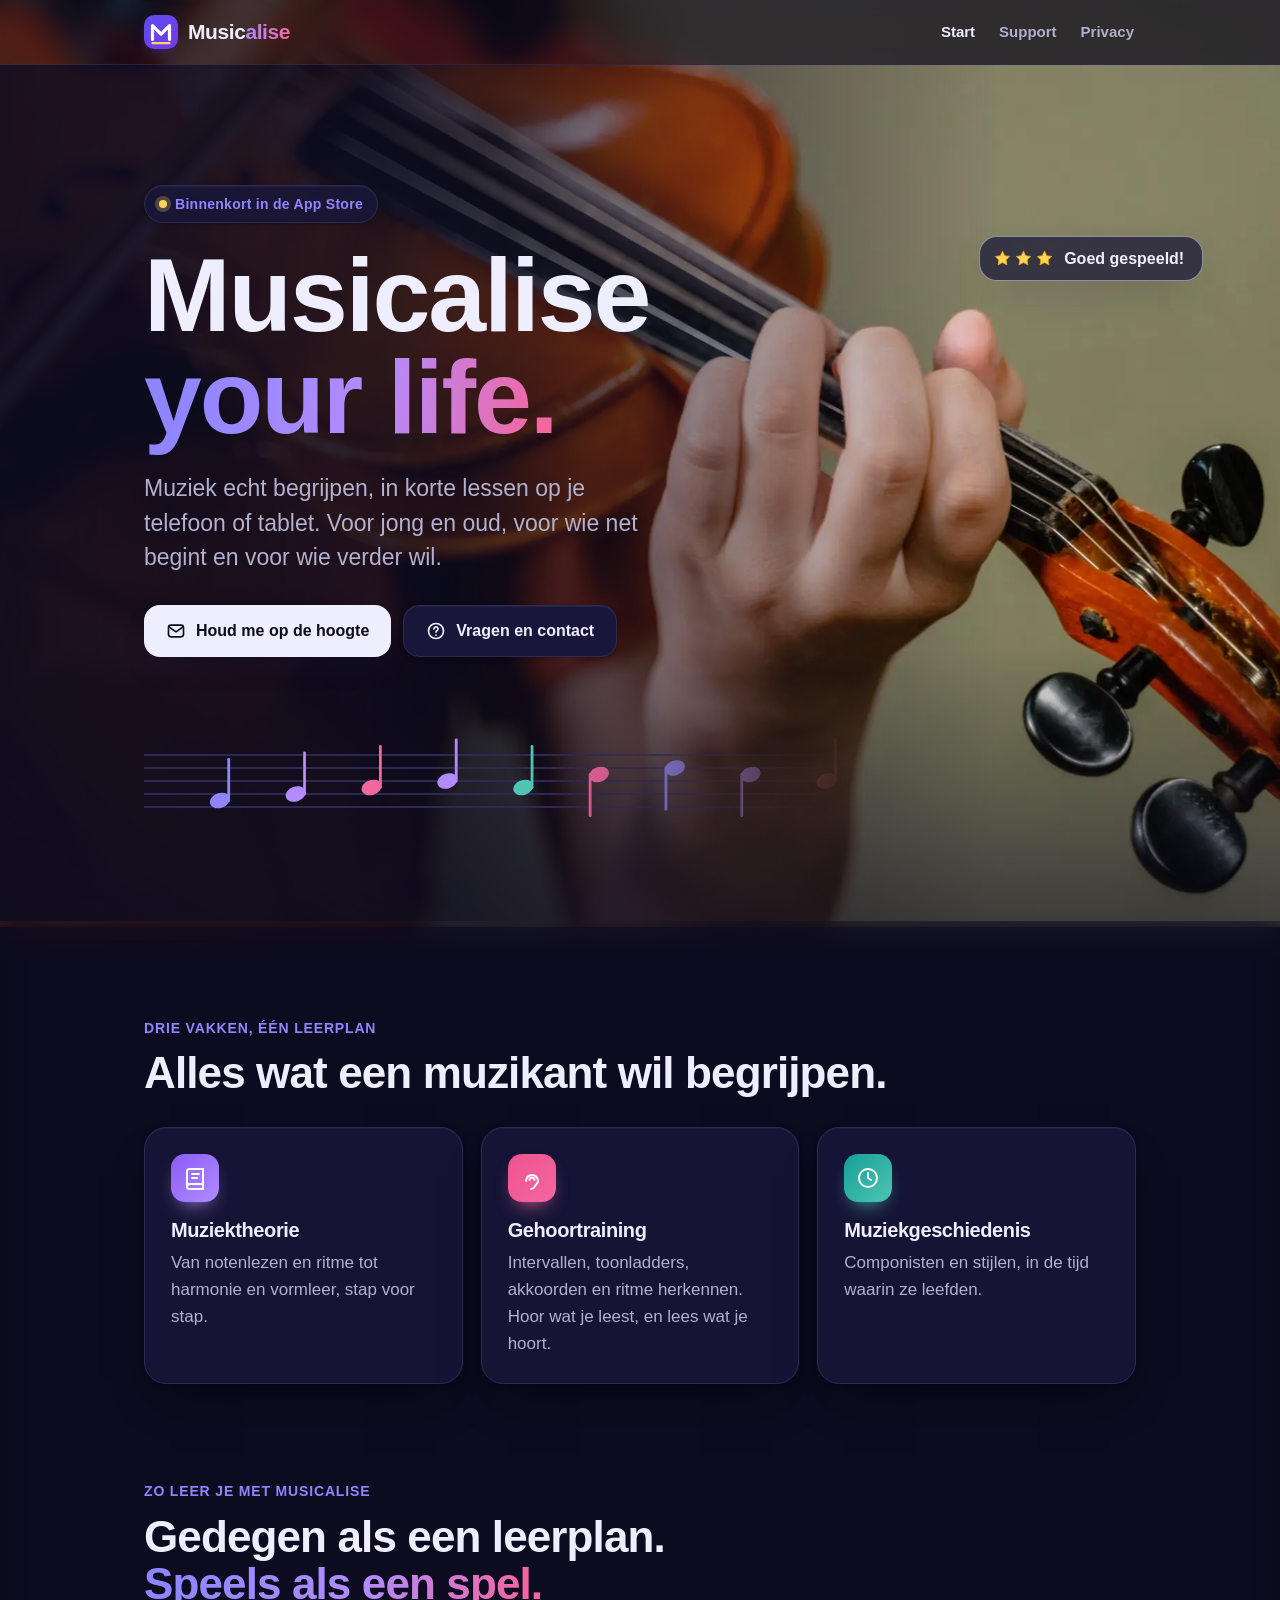
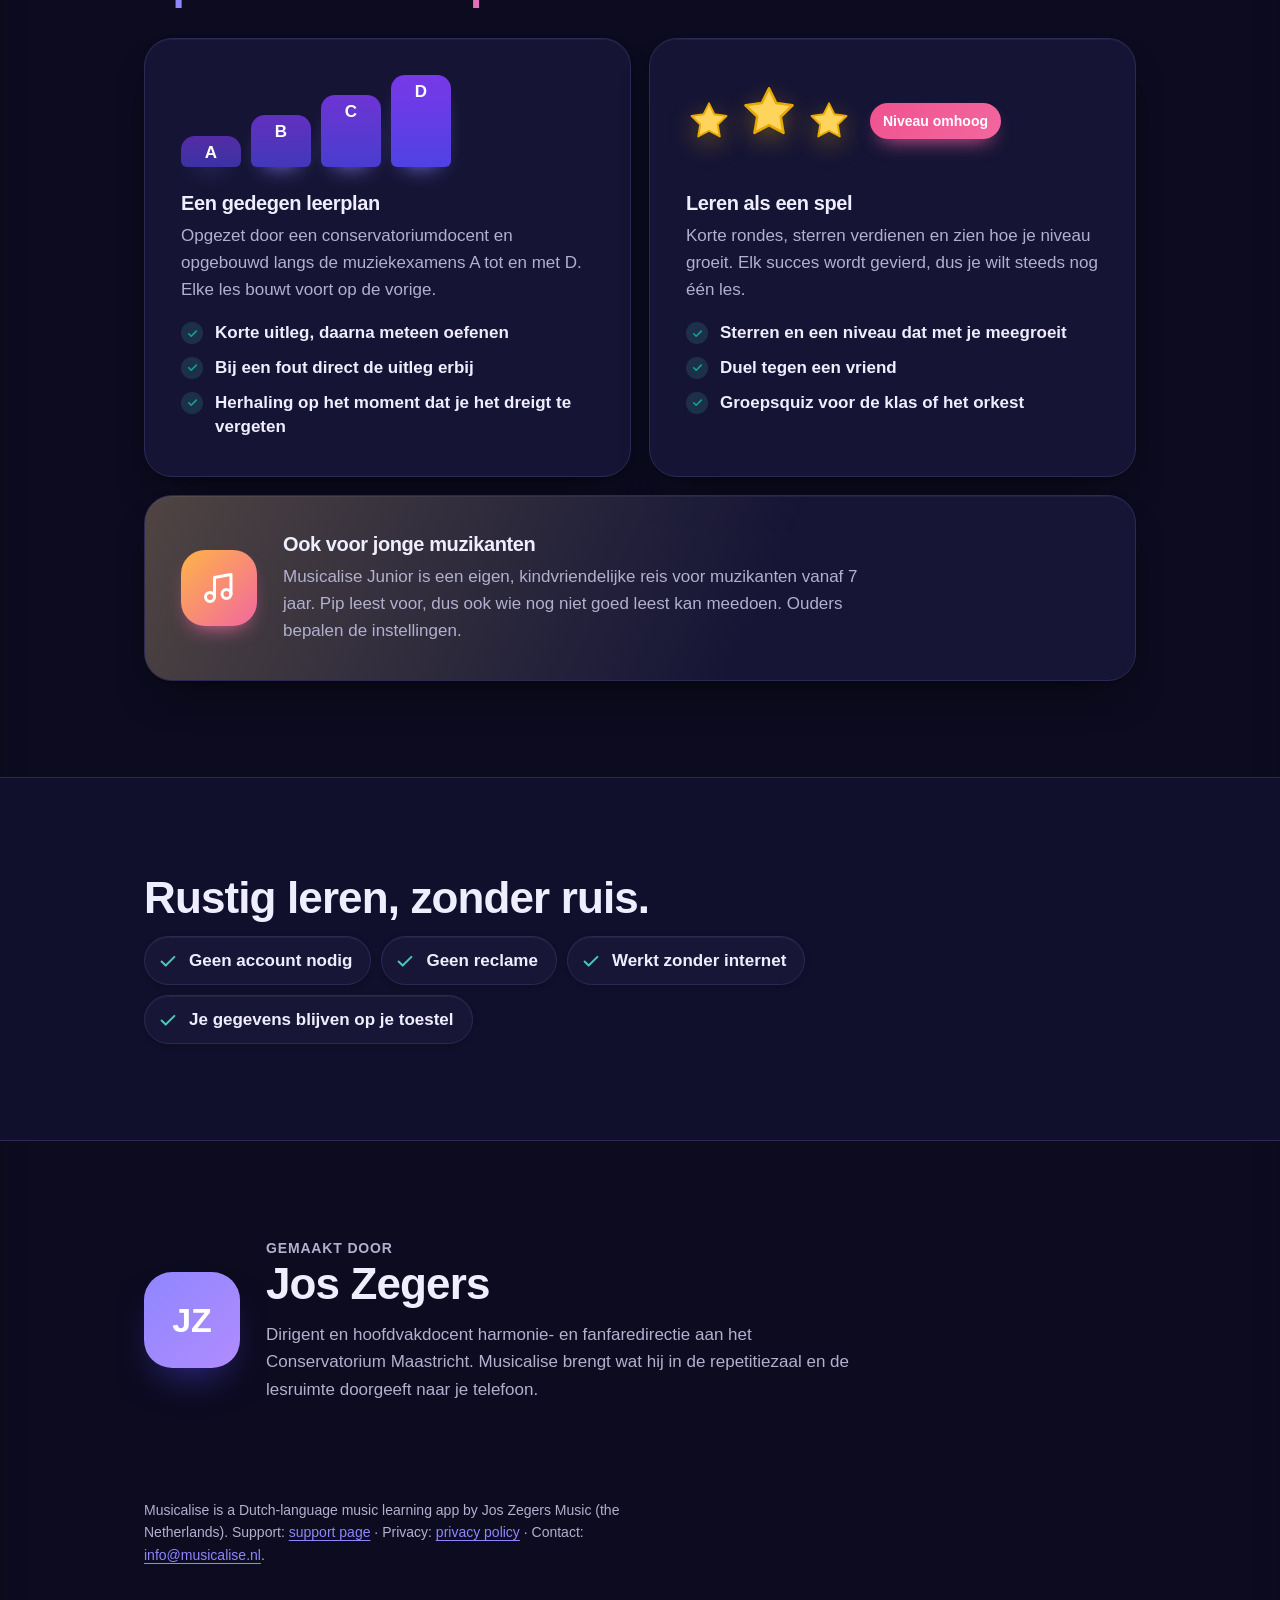
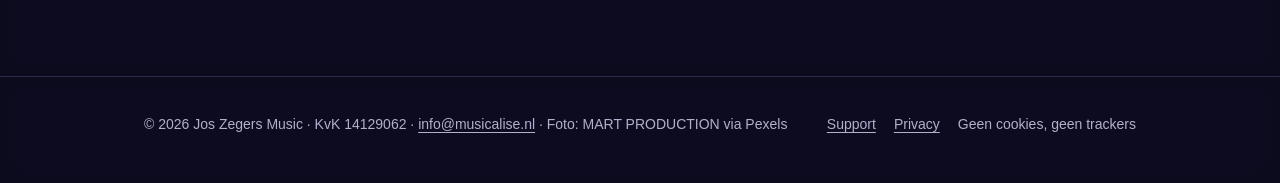
<file: index.html>
<!doctype html>
<html lang="nl">
<head>
<meta charset="utf-8">
<meta name="viewport" content="width=device-width, initial-scale=1">
<title>Musicalise – Musicalise your life</title>
<meta name="description" content="Musicalise is een app om muziek te leren: muziektheorie, gehoortraining en muziekgeschiedenis in een gedegen leerplan, speels als een spel. Voor jong en oud. Binnenkort verkrijgbaar.">
<link rel="canonical" href="https://www.musicalise.nl/">
<meta name="theme-color" content="#0d0c1f">
<link rel="icon" href="data:image/svg+xml,%3Csvg xmlns='http://www.w3.org/2000/svg' viewBox='0 0 64 64'%3E%3Crect width='64' height='64' rx='16' fill='%234f42e3'/%3E%3Cpath d='M16 46V20l16 16 16-16v26' fill='none' stroke='%23fff' stroke-width='6' stroke-linecap='round' stroke-linejoin='round'/%3E%3Cpath d='M16 53h32' stroke='%23ffd45c' stroke-width='4' stroke-linecap='round'/%3E%3C/svg%3E">
<link rel="stylesheet" href="/style.css">
</head>
<body>
<a class="skip" href="#main">Naar de inhoud</a>
<header class="nav"><div class="wrap"><a class="logo" href="/" aria-label="Musicalise, naar de start"><svg viewBox="0 0 64 64" aria-hidden="true"><defs><linearGradient id="lg" x1="0" y1="0" x2="1" y2="1"><stop offset="0" stop-color="#5b4ef0"/><stop offset="1" stop-color="#7838e8"/></linearGradient></defs><rect width="64" height="64" rx="16" fill="url(#lg)"/><path d="M16 46V20l16 16 16-16v26" fill="none" stroke="#fff" stroke-width="6" stroke-linecap="round" stroke-linejoin="round"/><path d="M16 53h32" stroke="#ffd45c" stroke-width="4" stroke-linecap="round"/></svg><span class="wm"><b>Music</b><i>alise</i></span></a><a class="l x" href="/" aria-current="page">Start</a><a class="l" href="/support.html">Support</a><a class="l" href="/privacy.html">Privacy</a></div></header>
<main id="main">
<div class="hero"><div class="aura" aria-hidden="true"><span class="a1"></span><span class="a2"></span><span class="a3"></span></div>
<div class="vibe" aria-hidden="true"><span class="v1"><svg viewBox="0 0 24 24"><path d="M14 17V4.5c2.4.4 4.3 1.9 5 4.4"/><ellipse cx="10.6" cy="17.4" rx="3.6" ry="2.7" transform="rotate(-20 10.6 17.4)"/></svg></span><span class="v2"><svg viewBox="0 0 24 24"><path d="M8.5 17V5.5l11-2.5v12"/><path d="M8.5 9l11-2.5"/><ellipse cx="5.6" cy="17.3" rx="3.2" ry="2.4" transform="rotate(-20 5.6 17.3)"/><ellipse cx="16.6" cy="15.3" rx="3.2" ry="2.4" transform="rotate(-20 16.6 15.3)"/></svg></span><span class="v3"><svg viewBox="0 0 24 24"><path d="M14 17V4.5c2.4.4 4.3 1.9 5 4.4"/><ellipse cx="10.6" cy="17.4" rx="3.6" ry="2.7" transform="rotate(-20 10.6 17.4)"/></svg></span><span class="v4"><svg viewBox="0 0 24 24"><path d="M14 17V4.5c2.4.4 4.3 1.9 5 4.4"/><ellipse cx="10.6" cy="17.4" rx="3.6" ry="2.7" transform="rotate(-20 10.6 17.4)"/></svg></span><span class="v5"><svg viewBox="0 0 24 24"><path d="M8.5 17V5.5l11-2.5v12"/><path d="M8.5 9l11-2.5"/><ellipse cx="5.6" cy="17.3" rx="3.2" ry="2.4" transform="rotate(-20 5.6 17.3)"/><ellipse cx="16.6" cy="15.3" rx="3.2" ry="2.4" transform="rotate(-20 16.6 15.3)"/></svg></span></div><div class="toast" aria-hidden="true"><span class="ts"><svg viewBox="0 0 24 24"><path d="M12 2.8l2.8 5.7 6.3.9-4.55 4.43 1.07 6.27L12 17.1l-5.62 2.97 1.07-6.27L2.9 9.4l6.3-.9z"/></svg><svg viewBox="0 0 24 24"><path d="M12 2.8l2.8 5.7 6.3.9-4.55 4.43 1.07 6.27L12 17.1l-5.62 2.97 1.07-6.27L2.9 9.4l6.3-.9z"/></svg><svg viewBox="0 0 24 24"><path d="M12 2.8l2.8 5.7 6.3.9-4.55 4.43 1.07 6.27L12 17.1l-5.62 2.97 1.07-6.27L2.9 9.4l6.3-.9z"/></svg></span>Goed gespeeld!</div>
<div class="wrap">
<span class="eyebrow rv">Binnenkort in de App Store</span>
<h1 class="rv">Musicalise<br><span class="g">your life.</span></h1>
<p class="lead rv">Muziek echt begrijpen, in korte lessen op je telefoon of tablet. Voor jong en oud, voor wie net begint en voor wie verder wil.</p>
<div class="ctas rv"><a class="btn p" href="mailto:info@musicalise.nl?subject=Houd%20me%20op%20de%20hoogte%20van%20Musicalise"><svg viewBox="0 0 24 24" fill="none" stroke="currentColor" stroke-width="2" stroke-linecap="round" stroke-linejoin="round"><rect x="3" y="5" width="18" height="14" rx="3"/><path d="M3.5 7l8.5 6 8.5-6"/></svg>Houd me op de hoogte</a><a class="btn s" href="/support.html"><svg viewBox="0 0 24 24" fill="none" stroke="currentColor" stroke-width="2" stroke-linecap="round" stroke-linejoin="round"><circle cx="12" cy="12" r="9"/><path d="M9.5 9.5a2.5 2.5 0 1 1 3.5 2.3c-.7.3-1 .9-1 1.7"/><path d="M12 17h.01"/></svg>Vragen en contact</a></div>
<svg class="staff rv" viewBox="0 -6 1120 96" preserveAspectRatio="xMinYMid slice" aria-hidden="true"><line x1="0" x2="1120" y1="18" y2="18"/><line x1="0" x2="1120" y1="30" y2="30"/><line x1="0" x2="1120" y1="42" y2="42"/><line x1="0" x2="1120" y1="54" y2="54"/><line x1="0" x2="1120" y1="66" y2="66"/><g class="n"><line class="st" x1="78.2" y1="60" x2="78.2" y2="22"/><ellipse cx="70" cy="60" rx="9.5" ry="6.8" transform="rotate(-20 70 60)"/></g><g class="n"><line class="st" x1="148.2" y1="54" x2="148.2" y2="16"/><ellipse cx="140" cy="54" rx="9.5" ry="6.8" transform="rotate(-20 140 54)"/></g><g class="n"><line class="st" x1="218.2" y1="48" x2="218.2" y2="10"/><ellipse cx="210" cy="48" rx="9.5" ry="6.8" transform="rotate(-20 210 48)"/></g><g class="n"><line class="st" x1="288.2" y1="42" x2="288.2" y2="4"/><ellipse cx="280" cy="42" rx="9.5" ry="6.8" transform="rotate(-20 280 42)"/></g><g class="n"><line class="st" x1="358.2" y1="48" x2="358.2" y2="10"/><ellipse cx="350" cy="48" rx="9.5" ry="6.8" transform="rotate(-20 350 48)"/></g><g class="n"><line class="st" x1="411.8" y1="36" x2="411.8" y2="74"/><ellipse cx="420" cy="36" rx="9.5" ry="6.8" transform="rotate(-20 420 36)"/></g><g class="n"><line class="st" x1="481.8" y1="30" x2="481.8" y2="68"/><ellipse cx="490" cy="30" rx="9.5" ry="6.8" transform="rotate(-20 490 30)"/></g><g class="n"><line class="st" x1="551.8" y1="36" x2="551.8" y2="74"/><ellipse cx="560" cy="36" rx="9.5" ry="6.8" transform="rotate(-20 560 36)"/></g><g class="n"><line class="st" x1="638.2" y1="42" x2="638.2" y2="4"/><ellipse cx="630" cy="42" rx="9.5" ry="6.8" transform="rotate(-20 630 42)"/></g><g class="n"><line class="st" x1="708.2" y1="48" x2="708.2" y2="10"/><ellipse cx="700" cy="48" rx="9.5" ry="6.8" transform="rotate(-20 700 48)"/></g><g class="n"><line class="st" x1="778.2" y1="54" x2="778.2" y2="16"/><ellipse cx="770" cy="54" rx="9.5" ry="6.8" transform="rotate(-20 770 54)"/></g><g class="n"><line class="st" x1="848.2" y1="48" x2="848.2" y2="10"/><ellipse cx="840" cy="48" rx="9.5" ry="6.8" transform="rotate(-20 840 48)"/></g><g class="n"><line class="st" x1="918.2" y1="42" x2="918.2" y2="4"/><ellipse cx="910" cy="42" rx="9.5" ry="6.8" transform="rotate(-20 910 42)"/></g><g class="n"><line class="st" x1="971.8" y1="36" x2="971.8" y2="74"/><ellipse cx="980" cy="36" rx="9.5" ry="6.8" transform="rotate(-20 980 36)"/></g><g class="n"><line class="st" x1="1058.2" y1="42" x2="1058.2" y2="4"/><ellipse cx="1050" cy="42" rx="9.5" ry="6.8" transform="rotate(-20 1050 42)"/></g></svg>
</div></div>
<div class="glass">
<section><div class="wrap">
<p class="kicker rv">Drie vakken, één leerplan</p>
<h2 class="rv">Alles wat een muzikant wil begrijpen.</h2>
<div class="grid">
<article class="card rv"><div class="ic t"><svg viewBox="0 0 24 24"><path d="M4 5.5A2.5 2.5 0 0 1 6.5 3H20v15H6.5A2.5 2.5 0 0 0 4 20.5z"/><path d="M4 20.5A2.5 2.5 0 0 0 6.5 23H20v-5"/><path d="M9 8h7M9 12h5"/></svg></div><h3>Muziektheorie</h3><p>Van notenlezen en ritme tot harmonie en vormleer, stap voor stap.</p></article>
<article class="card rv"><div class="ic e"><svg viewBox="0 0 24 24"><path d="M6 15a6 6 0 1 1 12 0c0 3-2 3.5-3 5s-1.5 3-4 3"/><path d="M9.5 14a2.5 2.5 0 1 1 5 0"/></svg></div><h3>Gehoortraining</h3><p>Intervallen, toonladders, akkoorden en ritme herkennen. Hoor wat je leest, en lees wat je hoort.</p></article>
<article class="card rv"><div class="ic g"><svg viewBox="0 0 24 24"><circle cx="12" cy="12" r="9"/><path d="M12 7v5l3 2"/></svg></div><h3>Muziekgeschiedenis</h3><p>Componisten en stijlen, in de tijd waarin ze leefden.</p></article>
</div></div></section>
<section class="how"><div class="wrap">
<p class="kicker rv">Zo leer je met Musicalise</p>
<h2 class="rv">Gedegen als een leerplan.<br><span class="gr">Speels als een spel.</span></h2>
<div class="feat">
<article class="panel rv"><div class="steps" aria-hidden="true"><span>A</span><span>B</span><span>C</span><span>D</span></div>
<h3>Een gedegen leerplan</h3>
<p>Opgezet door een conservatoriumdocent en opgebouwd langs de muziekexamens A tot en met D. Elke les bouwt voort op de vorige.</p>
<ul class="ticks"><li>Korte uitleg, daarna meteen oefenen</li><li>Bij een fout direct de uitleg erbij</li><li>Herhaling op het moment dat je het dreigt te vergeten</li></ul></article>
<article class="panel rv"><div class="stars" aria-hidden="true"><svg viewBox="0 0 24 24"><path d="M12 2.8l2.8 5.7 6.3.9-4.55 4.43 1.07 6.27L12 17.1l-5.62 2.97 1.07-6.27L2.9 9.4l6.3-.9z"/></svg><svg class="big" viewBox="0 0 24 24"><path d="M12 2.8l2.8 5.7 6.3.9-4.55 4.43 1.07 6.27L12 17.1l-5.62 2.97 1.07-6.27L2.9 9.4l6.3-.9z"/></svg><svg viewBox="0 0 24 24"><path d="M12 2.8l2.8 5.7 6.3.9-4.55 4.43 1.07 6.27L12 17.1l-5.62 2.97 1.07-6.27L2.9 9.4l6.3-.9z"/></svg><span class="lvl">Niveau omhoog</span></div>
<h3>Leren als een spel</h3>
<p>Korte rondes, sterren verdienen en zien hoe je niveau groeit. Elk succes wordt gevierd, dus je wilt steeds nog één les.</p>
<ul class="ticks"><li>Sterren en een niveau dat met je meegroeit</li><li>Duel tegen een vriend</li><li>Groepsquiz voor de klas of het orkest</li></ul></article>
</div>
<article class="panel junior rv"><div class="ic j"><svg viewBox="0 0 24 24"><path d="M9 18V5l11-2v13"/><circle cx="6" cy="18" r="3"/><circle cx="17" cy="16" r="3"/></svg></div>
<div><h3>Ook voor jonge muzikanten</h3><p>Musicalise Junior is een eigen, kindvriendelijke reis voor muzikanten vanaf 7 jaar. Pip leest voor, dus ook wie nog niet goed leest kan meedoen. Ouders bepalen de instellingen.</p></div></article>
</div></section>
<section class="band"><div class="wrap">
<h2 class="rv">Rustig leren, zonder ruis.</h2>
<ul class="pills rv"><li><svg viewBox="0 0 24 24"><path d="M5 12.5l4.5 4.5L19 7.5"/></svg>Geen account nodig</li><li><svg viewBox="0 0 24 24"><path d="M5 12.5l4.5 4.5L19 7.5"/></svg>Geen reclame</li><li><svg viewBox="0 0 24 24"><path d="M5 12.5l4.5 4.5L19 7.5"/></svg>Werkt zonder internet</li><li><svg viewBox="0 0 24 24"><path d="M5 12.5l4.5 4.5L19 7.5"/></svg>Je gegevens blijven op je toestel</li></ul>
</div></section>
<section><div class="wrap maker rv">
<div class="mono" aria-hidden="true">JZ</div>
<div><p class="kicker">Gemaakt door</p><h2>Jos Zegers</h2><p>Dirigent en hoofdvakdocent harmonie- en fanfaredirectie aan het Conservatorium Maastricht. Musicalise brengt wat hij in de repetitiezaal en de lesruimte doorgeeft naar je telefoon.</p></div>
</div></section>
<section style="padding-top:0"><div class="wrap"><p class="meta" lang="en">Musicalise is a Dutch-language music learning app by Jos Zegers Music (the Netherlands). Support: <a href="/support.html">support page</a> · Privacy: <a href="/privacy.html">privacy policy</a> · Contact: <a href="mailto:info@musicalise.nl">info@musicalise.nl</a>.</p></div></section>
</div>
</main>
<footer><div class="wrap"><span>© 2026 Jos Zegers Music · KvK 14129062 · <a href="mailto:info@musicalise.nl">info@musicalise.nl</a> · Foto: MART PRODUCTION via Pexels</span><nav><a href="/support.html">Support</a><a href="/privacy.html">Privacy</a><span>Geen cookies, geen trackers</span></nav></div></footer>
<script>(function(){var els=document.querySelectorAll('.rv');if(!('IntersectionObserver' in window)){els.forEach(function(e){e.classList.add('in')});return}var io=new IntersectionObserver(function(es){es.forEach(function(e){if(e.isIntersecting){e.target.classList.add('in');io.unobserve(e.target)}})},{rootMargin:'0px 0px -8% 0px'});els.forEach(function(e){io.observe(e)})})();</script>
</body>
</html>
</file>
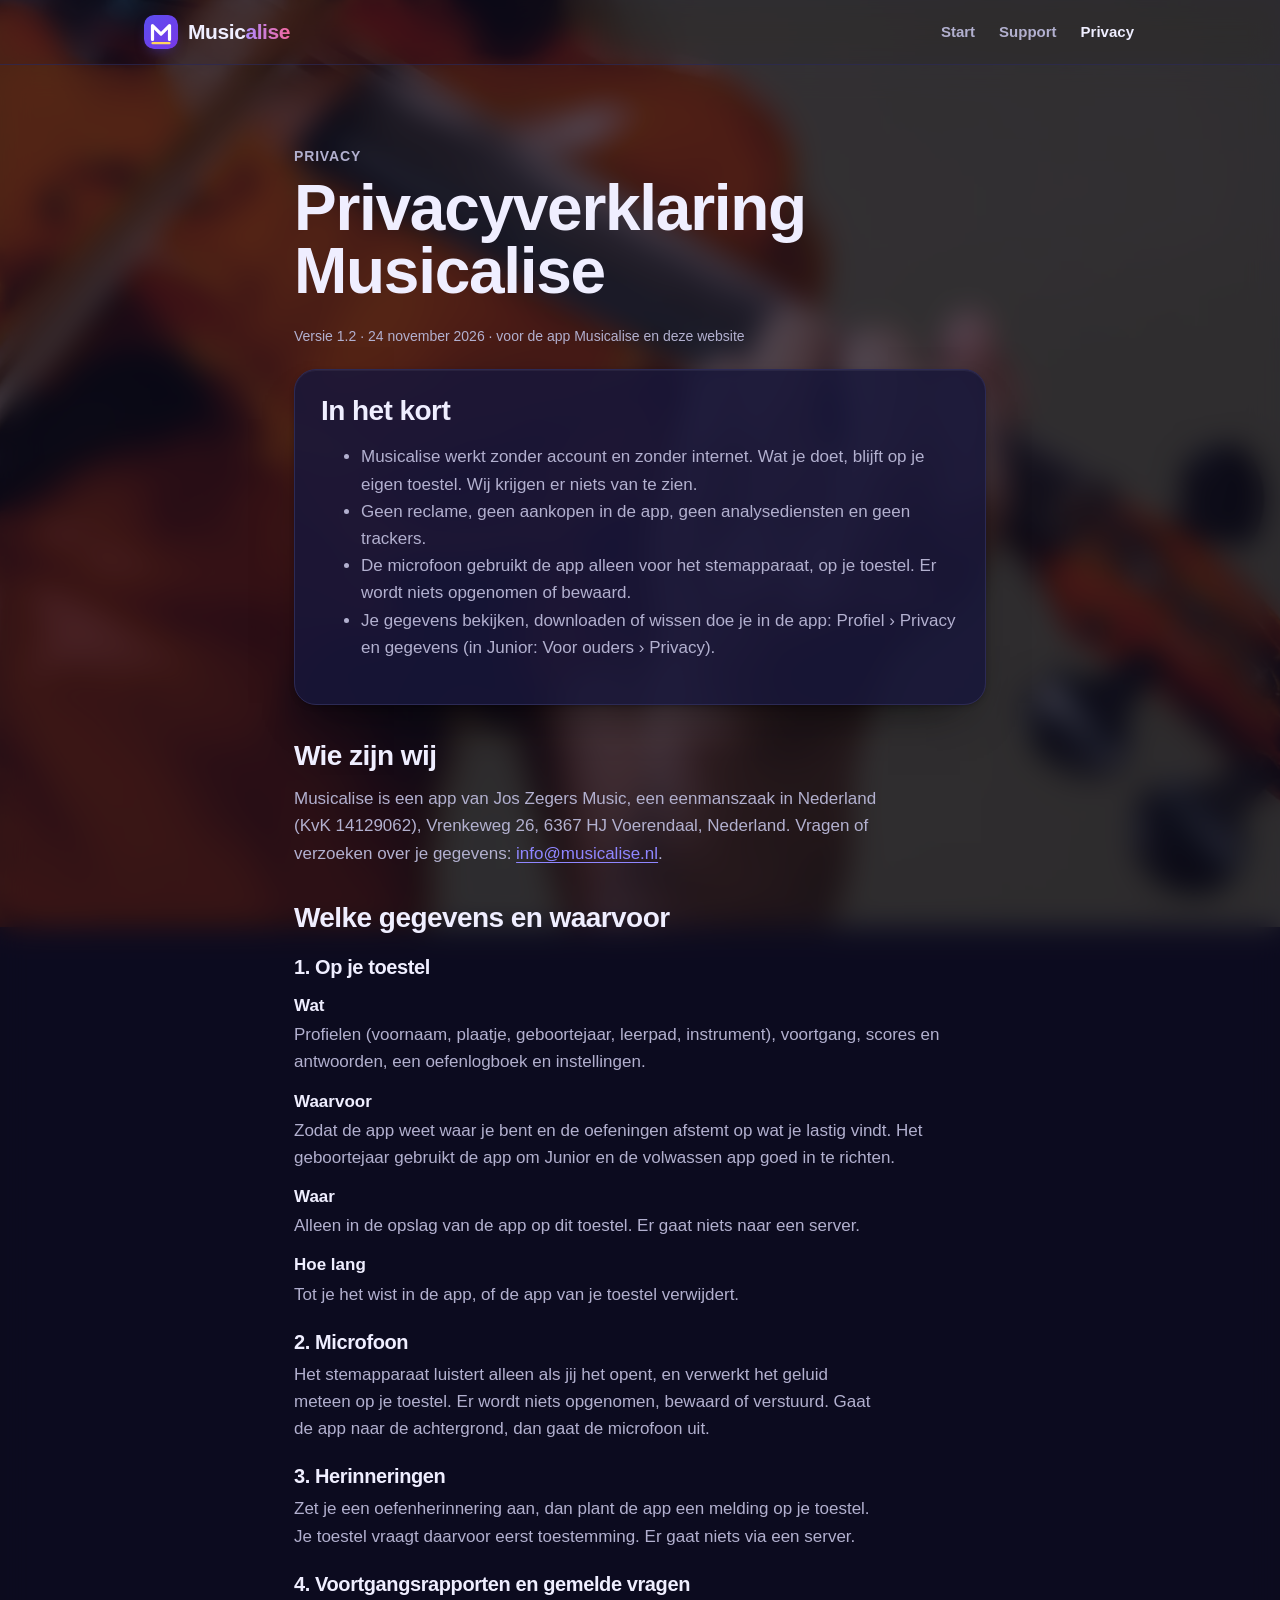
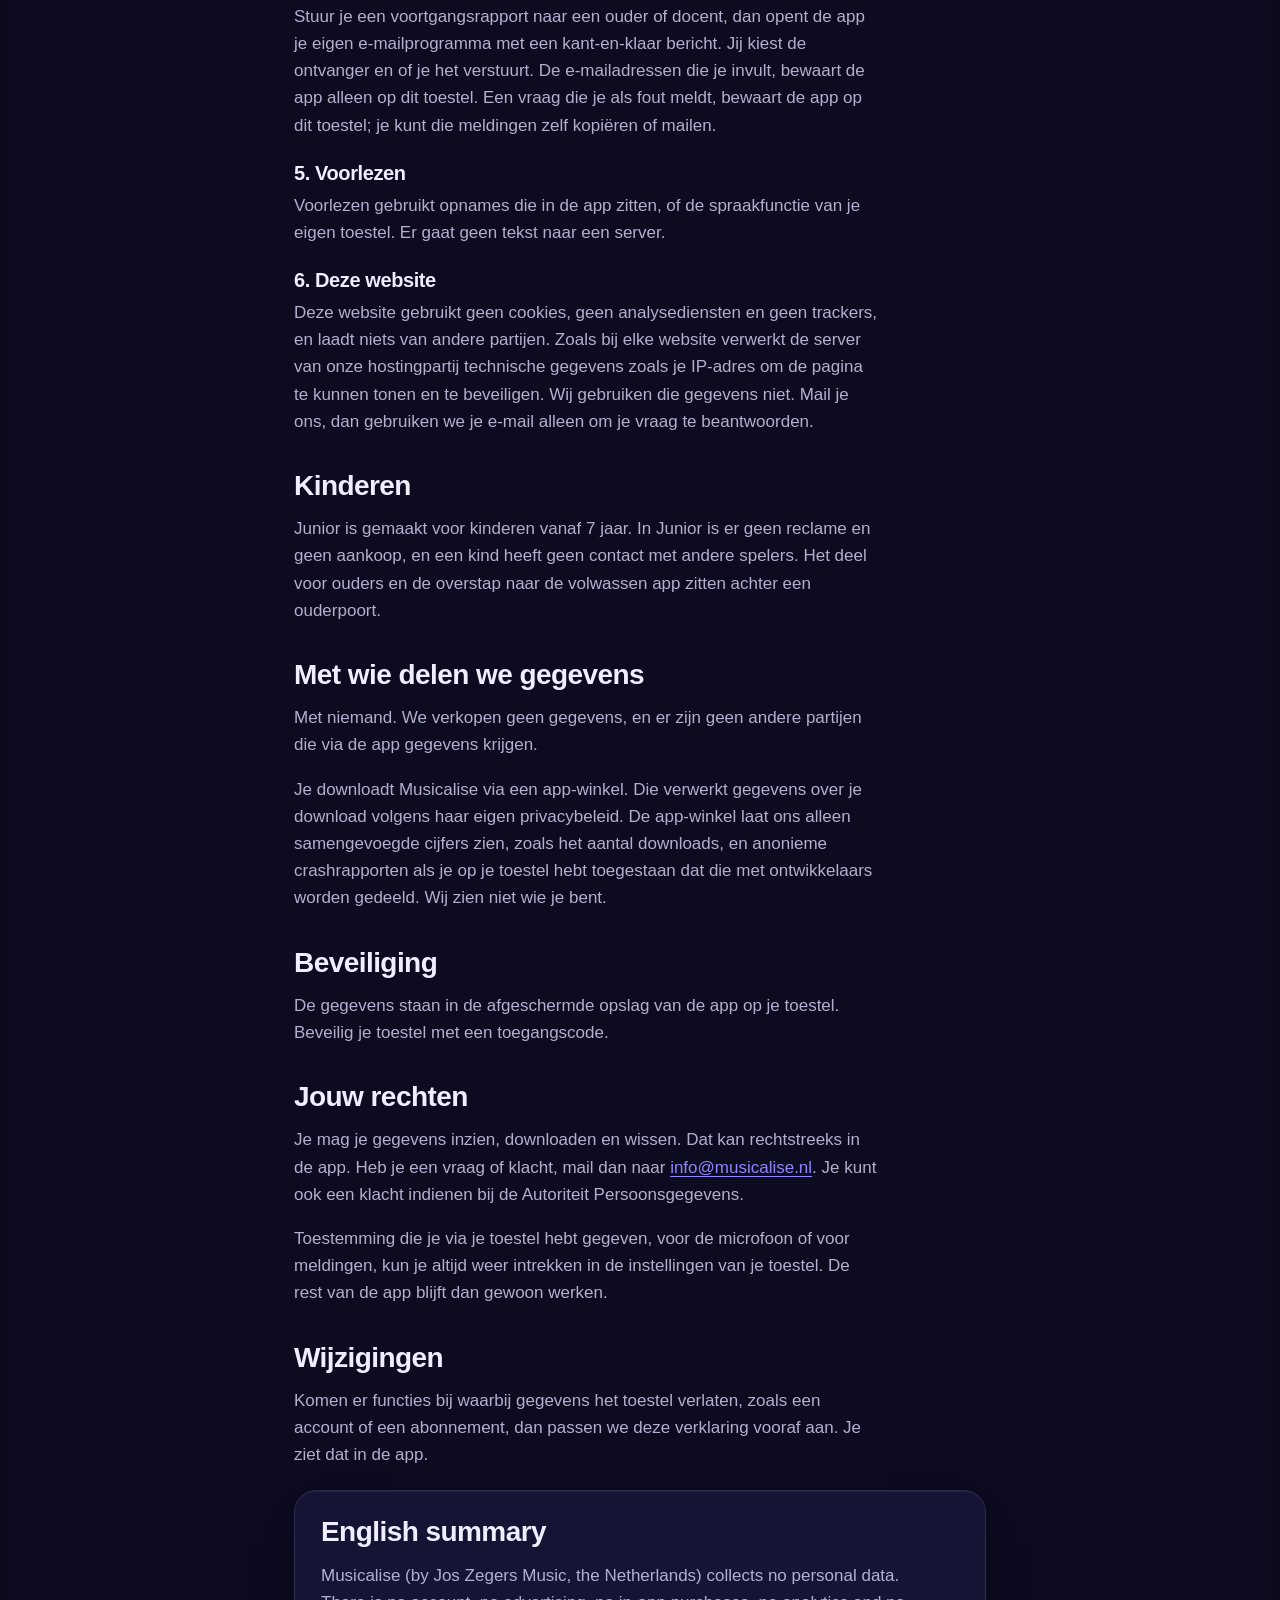
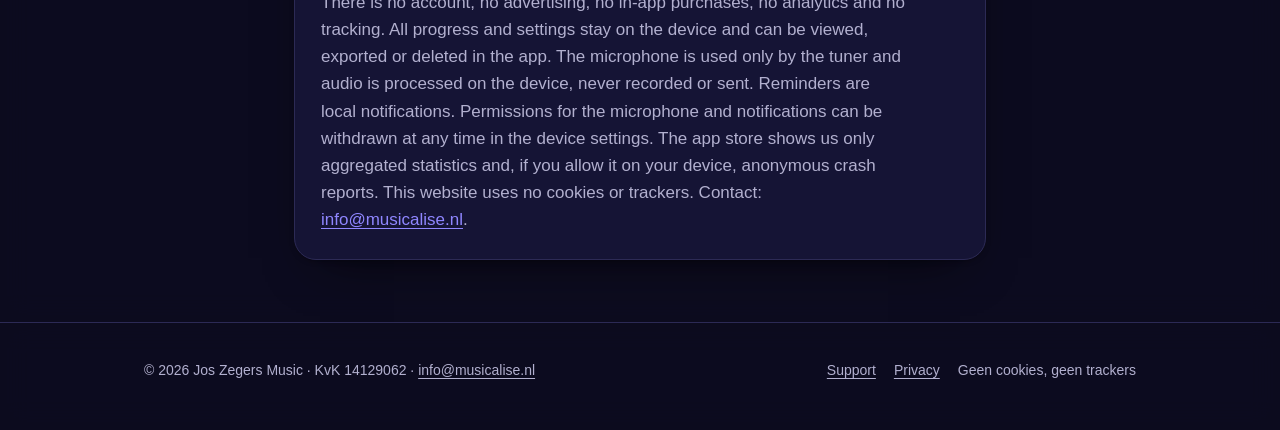
<file: privacy.html>
<!doctype html>
<html lang="nl">
<head>
<meta charset="utf-8">
<meta name="viewport" content="width=device-width, initial-scale=1">
<title>Privacyverklaring – Musicalise</title>
<meta name="description" content="Privacyverklaring van de app en de website Musicalise.">
<link rel="canonical" href="https://www.musicalise.nl/privacy.html">
<meta name="theme-color" content="#0d0c1f">
<link rel="icon" href="data:image/svg+xml,%3Csvg xmlns='http://www.w3.org/2000/svg' viewBox='0 0 64 64'%3E%3Crect width='64' height='64' rx='16' fill='%234f42e3'/%3E%3Cpath d='M16 46V20l16 16 16-16v26' fill='none' stroke='%23fff' stroke-width='6' stroke-linecap='round' stroke-linejoin='round'/%3E%3Cpath d='M16 53h32' stroke='%23ffd45c' stroke-width='4' stroke-linecap='round'/%3E%3C/svg%3E">
<link rel="stylesheet" href="/style.css">
</head>
<body>
<a class="skip" href="#main">Naar de inhoud</a>
<header class="nav"><div class="wrap"><a class="logo" href="/" aria-label="Musicalise, naar de start"><svg viewBox="0 0 64 64" aria-hidden="true"><defs><linearGradient id="lg" x1="0" y1="0" x2="1" y2="1"><stop offset="0" stop-color="#5b4ef0"/><stop offset="1" stop-color="#7838e8"/></linearGradient></defs><rect width="64" height="64" rx="16" fill="url(#lg)"/><path d="M16 46V20l16 16 16-16v26" fill="none" stroke="#fff" stroke-width="6" stroke-linecap="round" stroke-linejoin="round"/><path d="M16 53h32" stroke="#ffd45c" stroke-width="4" stroke-linecap="round"/></svg><span class="wm"><b>Music</b><i>alise</i></span></a><a class="l x" href="/">Start</a><a class="l" href="/support.html">Support</a><a class="l" href="/privacy.html" aria-current="page">Privacy</a></div></header>
<main id="main">
<div class="page"><div class="wrap">
<p class="kicker">Privacy</p>
<h1>Privacyverklaring Musicalise</h1>
<p class="meta">Versie 1.2 · 24 november 2026 · voor de app Musicalise en deze website</p>
<div class="card">
<h2>In het kort</h2>
<ul>
<li>Musicalise werkt zonder account en zonder internet. Wat je doet, blijft op je eigen toestel. Wij krijgen er niets van te zien.</li>
<li>Geen reclame, geen aankopen in de app, geen analysediensten en geen trackers.</li>
<li>De microfoon gebruikt de app alleen voor het stemapparaat, op je toestel. Er wordt niets opgenomen of bewaard.</li>
<li>Je gegevens bekijken, downloaden of wissen doe je in de app: Profiel › Privacy en gegevens (in Junior: Voor ouders › Privacy).</li>
</ul>
</div>
<h2>Wie zijn wij</h2>
<p>Musicalise is een app van Jos Zegers Music, een eenmanszaak in Nederland (KvK 14129062), Vrenkeweg 26, 6367 HJ Voerendaal, Nederland. Vragen of verzoeken over je gegevens: <a href="mailto:info@musicalise.nl">info@musicalise.nl</a>.</p>
<h2>Welke gegevens en waarvoor</h2>
<h3>1. Op je toestel</h3>
<dl><dt>Wat</dt><dd>Profielen (voornaam, plaatje, geboortejaar, leerpad, instrument), voortgang, scores en antwoorden, een oefenlogboek en instellingen.</dd>
<dt>Waarvoor</dt><dd>Zodat de app weet waar je bent en de oefeningen afstemt op wat je lastig vindt. Het geboortejaar gebruikt de app om Junior en de volwassen app goed in te richten.</dd>
<dt>Waar</dt><dd>Alleen in de opslag van de app op dit toestel. Er gaat niets naar een server.</dd>
<dt>Hoe lang</dt><dd>Tot je het wist in de app, of de app van je toestel verwijdert.</dd></dl>
<h3>2. Microfoon</h3>
<p>Het stemapparaat luistert alleen als jij het opent, en verwerkt het geluid meteen op je toestel. Er wordt niets opgenomen, bewaard of verstuurd. Gaat de app naar de achtergrond, dan gaat de microfoon uit.</p>
<h3>3. Herinneringen</h3>
<p>Zet je een oefenherinnering aan, dan plant de app een melding op je toestel. Je toestel vraagt daarvoor eerst toestemming. Er gaat niets via een server.</p>
<h3>4. Voortgangsrapporten en gemelde vragen</h3>
<p>Stuur je een voortgangsrapport naar een ouder of docent, dan opent de app je eigen e-mailprogramma met een kant-en-klaar bericht. Jij kiest de ontvanger en of je het verstuurt. De e-mailadressen die je invult, bewaart de app alleen op dit toestel. Een vraag die je als fout meldt, bewaart de app op dit toestel; je kunt die meldingen zelf kopiëren of mailen.</p>
<h3>5. Voorlezen</h3>
<p>Voorlezen gebruikt opnames die in de app zitten, of de spraakfunctie van je eigen toestel. Er gaat geen tekst naar een server.</p>
<h3>6. Deze website</h3>
<p>Deze website gebruikt geen cookies, geen analysediensten en geen trackers, en laadt niets van andere partijen. Zoals bij elke website verwerkt de server van onze hostingpartij technische gegevens zoals je IP-adres om de pagina te kunnen tonen en te beveiligen. Wij gebruiken die gegevens niet. Mail je ons, dan gebruiken we je e-mail alleen om je vraag te beantwoorden.</p>
<h2>Kinderen</h2>
<p>Junior is gemaakt voor kinderen vanaf 7 jaar. In Junior is er geen reclame en geen aankoop, en een kind heeft geen contact met andere spelers. Het deel voor ouders en de overstap naar de volwassen app zitten achter een ouderpoort.</p>
<h2>Met wie delen we gegevens</h2>
<p>Met niemand. We verkopen geen gegevens, en er zijn geen andere partijen die via de app gegevens krijgen.</p>
<p>Je downloadt Musicalise via een app-winkel. Die verwerkt gegevens over je download volgens haar eigen privacybeleid. De app-winkel laat ons alleen samengevoegde cijfers zien, zoals het aantal downloads, en anonieme crashrapporten als je op je toestel hebt toegestaan dat die met ontwikkelaars worden gedeeld. Wij zien niet wie je bent.</p>
<h2>Beveiliging</h2>
<p>De gegevens staan in de afgeschermde opslag van de app op je toestel. Beveilig je toestel met een toegangscode.</p>
<h2>Jouw rechten</h2>
<p>Je mag je gegevens inzien, downloaden en wissen. Dat kan rechtstreeks in de app. Heb je een vraag of klacht, mail dan naar <a href="mailto:info@musicalise.nl">info@musicalise.nl</a>. Je kunt ook een klacht indienen bij de Autoriteit Persoonsgegevens.</p>
<p>Toestemming die je via je toestel hebt gegeven, voor de microfoon of voor meldingen, kun je altijd weer intrekken in de instellingen van je toestel. De rest van de app blijft dan gewoon werken.</p>
<h2>Wijzigingen</h2>
<p>Komen er functies bij waarbij gegevens het toestel verlaten, zoals een account of een abonnement, dan passen we deze verklaring vooraf aan. Je ziet dat in de app.</p>
<div class="card" lang="en">
<h2>English summary</h2>
<p>Musicalise (by Jos Zegers Music, the Netherlands) collects no personal data. There is no account, no advertising, no in-app purchases, no analytics and no tracking. All progress and settings stay on the device and can be viewed, exported or deleted in the app. The microphone is used only by the tuner and audio is processed on the device, never recorded or sent. Reminders are local notifications. Permissions for the microphone and notifications can be withdrawn at any time in the device settings. The app store shows us only aggregated statistics and, if you allow it on your device, anonymous crash reports. This website uses no cookies or trackers. Contact: <a href="mailto:info@musicalise.nl">info@musicalise.nl</a>.</p>
</div>
</div></div>
</main>
<footer><div class="wrap"><span>© 2026 Jos Zegers Music · KvK 14129062 · <a href="mailto:info@musicalise.nl">info@musicalise.nl</a></span><nav><a href="/support.html">Support</a><a href="/privacy.html">Privacy</a><span>Geen cookies, geen trackers</span></nav></div></footer>
</body>
</html>
</file>
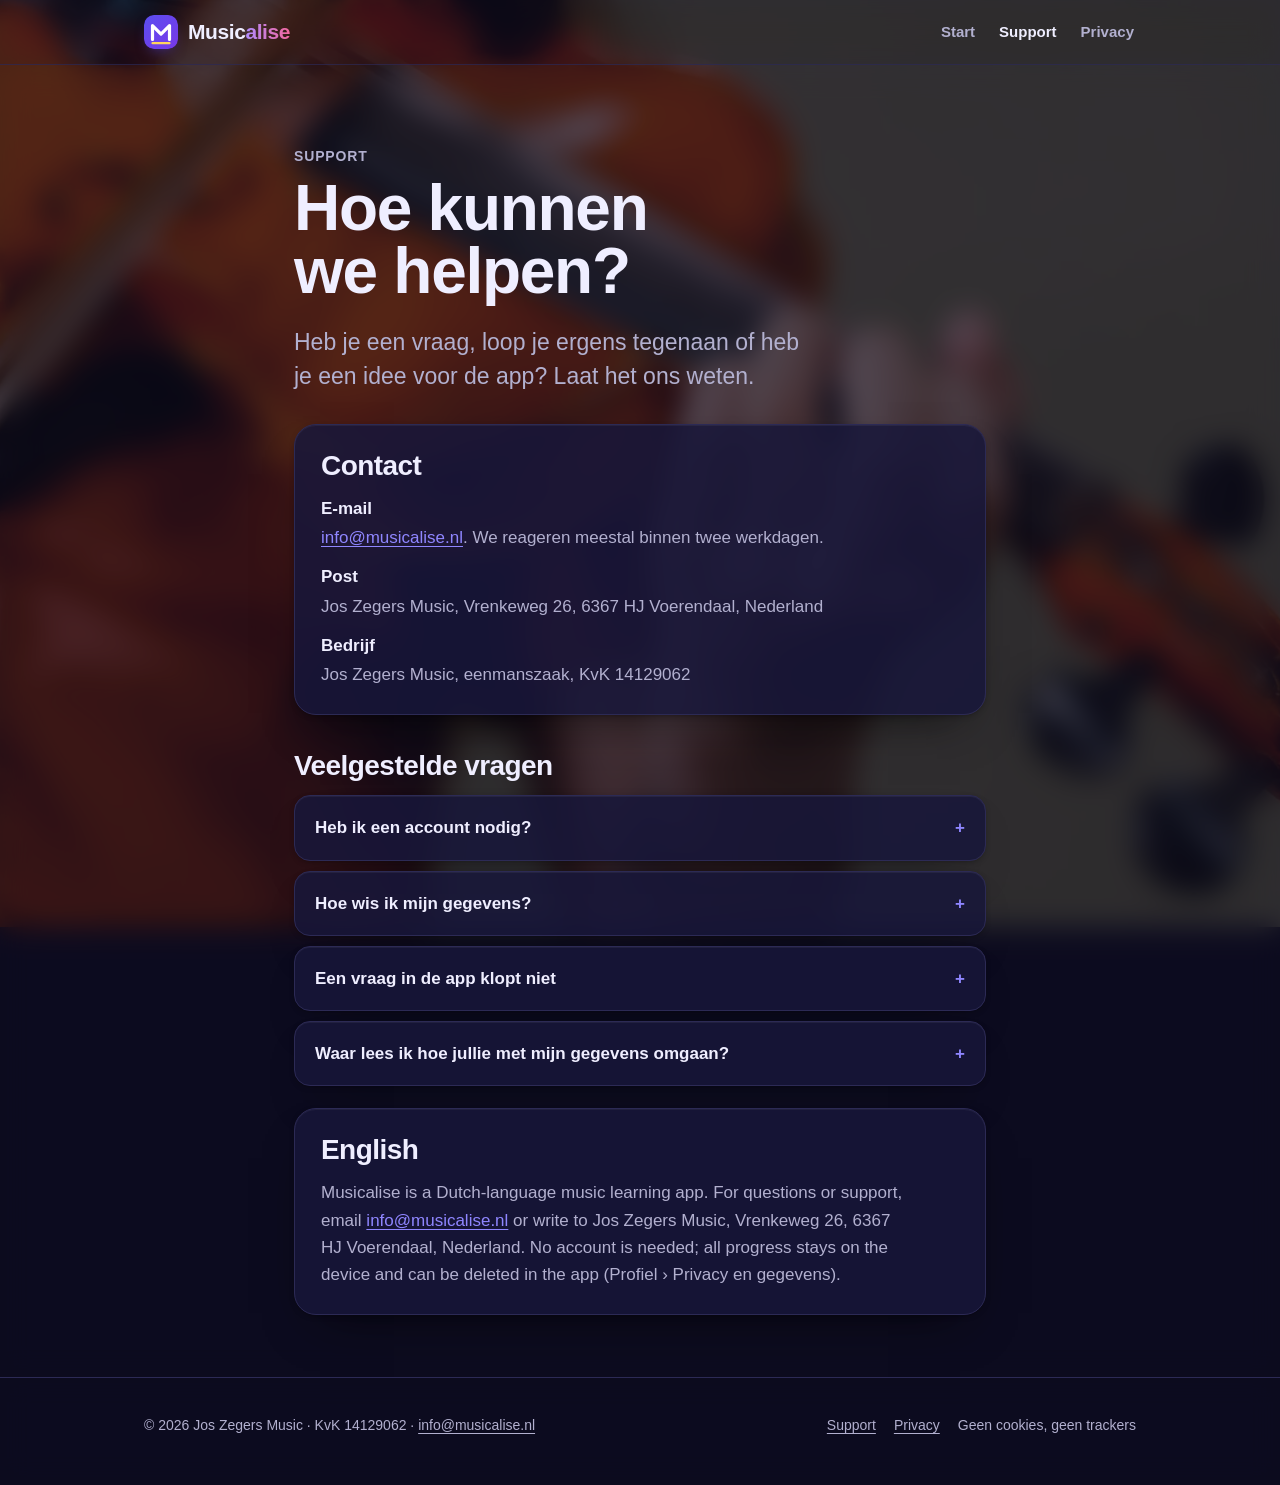
<file: support.html>
<!doctype html>
<html lang="nl">
<head>
<meta charset="utf-8">
<meta name="viewport" content="width=device-width, initial-scale=1">
<title>Support – Musicalise</title>
<meta name="description" content="Hulp en contact voor de app Musicalise.">
<link rel="canonical" href="https://www.musicalise.nl/support.html">
<meta name="theme-color" content="#0d0c1f">
<link rel="icon" href="data:image/svg+xml,%3Csvg xmlns='http://www.w3.org/2000/svg' viewBox='0 0 64 64'%3E%3Crect width='64' height='64' rx='16' fill='%234f42e3'/%3E%3Cpath d='M16 46V20l16 16 16-16v26' fill='none' stroke='%23fff' stroke-width='6' stroke-linecap='round' stroke-linejoin='round'/%3E%3Cpath d='M16 53h32' stroke='%23ffd45c' stroke-width='4' stroke-linecap='round'/%3E%3C/svg%3E">
<link rel="stylesheet" href="/style.css">
</head>
<body>
<a class="skip" href="#main">Naar de inhoud</a>
<header class="nav"><div class="wrap"><a class="logo" href="/" aria-label="Musicalise, naar de start"><svg viewBox="0 0 64 64" aria-hidden="true"><defs><linearGradient id="lg" x1="0" y1="0" x2="1" y2="1"><stop offset="0" stop-color="#5b4ef0"/><stop offset="1" stop-color="#7838e8"/></linearGradient></defs><rect width="64" height="64" rx="16" fill="url(#lg)"/><path d="M16 46V20l16 16 16-16v26" fill="none" stroke="#fff" stroke-width="6" stroke-linecap="round" stroke-linejoin="round"/><path d="M16 53h32" stroke="#ffd45c" stroke-width="4" stroke-linecap="round"/></svg><span class="wm"><b>Music</b><i>alise</i></span></a><a class="l x" href="/">Start</a><a class="l" href="/support.html" aria-current="page">Support</a><a class="l" href="/privacy.html">Privacy</a></div></header>
<main id="main">
<div class="page"><div class="wrap">
<p class="kicker">Support</p>
<h1>Hoe kunnen we helpen?</h1>
<p class="lead">Heb je een vraag, loop je ergens tegenaan of heb je een idee voor de app? Laat het ons weten.</p>
<div class="card">
<h2>Contact</h2>
<dl>
<dt>E-mail</dt><dd><a href="mailto:info@musicalise.nl">info@musicalise.nl</a>. We reageren meestal binnen twee werkdagen.</dd>
<dt>Post</dt><dd>Jos Zegers Music, Vrenkeweg 26, 6367 HJ Voerendaal, Nederland</dd>
<dt>Bedrijf</dt><dd>Jos Zegers Music, eenmanszaak, KvK 14129062</dd>
</dl>
</div>
<h2>Veelgestelde vragen</h2>
<details><summary>Heb ik een account nodig?</summary><p>Nee. Musicalise werkt zonder account, en je voortgang blijft op je eigen toestel.</p></details>
<details><summary>Hoe wis ik mijn gegevens?</summary><p>In de app: Profiel › Privacy en gegevens. Daar kun je je gegevens ook bekijken en downloaden. Verwijder je de app, dan verdwijnen ze ook.</p></details>
<details><summary>Een vraag in de app klopt niet</summary><p>Meld de vraag in de app, of mail ons welke vraag het is. We passen hem aan in een volgende versie.</p></details>
<details><summary>Waar lees ik hoe jullie met mijn gegevens omgaan?</summary><p>In de <a href="/privacy.html">privacyverklaring</a>.</p></details>
<div class="card" lang="en">
<h2>English</h2>
<p>Musicalise is a Dutch-language music learning app. For questions or support, email <a href="mailto:info@musicalise.nl">info@musicalise.nl</a> or write to Jos Zegers Music, Vrenkeweg 26, 6367 HJ Voerendaal, Nederland. No account is needed; all progress stays on the device and can be deleted in the app (Profiel › Privacy en gegevens).</p>
</div>
</div></div>
</main>
<footer><div class="wrap"><span>© 2026 Jos Zegers Music · KvK 14129062 · <a href="mailto:info@musicalise.nl">info@musicalise.nl</a></span><nav><a href="/support.html">Support</a><a href="/privacy.html">Privacy</a><span>Geen cookies, geen trackers</span></nav></div></footer>
</body>
</html>
</file>
<file: style.css>
/* Musicalise – tijdelijke site (2026). Donker (standaard) met de vioolfoto als behang, geen externe bestanden, geen cookies.
   Trends (Figma 2026), professioneel ingezet: gedurfde typografie, levendig maar beheerst kleurverloop,
   donkere modus, subtiele beweging (respecteert 'minder beweging'), zachte diepte en duurzaam: klein en toegankelijk. */
:root{color-scheme:dark;
  --brand:#4f42e3;--violet:#7838e8;--teal:#0a7068;--rose:#d82070;--sun:#ffd45c;
  --bg:#f7f7fc;--bg2:#efeffa;--card:#ffffff;--ink:#16143a;--muted:#5a5878;--line:#e3e2f0;
  --glow:rgba(79,66,227,.16);--shadow:0 1px 0 rgba(255,255,255,.7) inset,0 24px 48px -28px rgba(40,30,120,.35),0 2px 6px -2px rgba(40,30,120,.08);
  --r:22px;--max:1120px}
/* donker is de standaard (Jos, 23-11-2026) */
:root{
  --brand:#8f86ff;--violet:#b18cff;--teal:#4fc4b3;--rose:#f2679f;
  --bg:#0d0c1f;--bg2:#141330;--card:#18173a;--ink:#efeeff;--muted:#b2b0cf;--line:#2c2a55;
  --glow:rgba(143,134,255,.22);--shadow:0 1px 0 rgba(255,255,255,.05) inset,0 24px 48px -26px rgba(0,0,0,.7),0 2px 6px -2px rgba(0,0,0,.4)}
*{box-sizing:border-box}
html{-webkit-text-size-adjust:100%;scroll-behavior:smooth}
body{margin:0;background:var(--bg);color:var(--ink);font:17px/1.6 -apple-system,BlinkMacSystemFont,"Segoe UI",Roboto,Helvetica,Arial,sans-serif;overflow-x:hidden}
h1,h2,h3,.logo{font-family:ui-rounded,"SF Pro Rounded","Nunito","Arial Rounded MT Bold",-apple-system,BlinkMacSystemFont,"Segoe UI",sans-serif;letter-spacing:-.02em}
h1{font-size:clamp(44px,9vw,104px);line-height:.98;font-weight:800;margin:0 0 22px;text-wrap:balance}
h2{font-size:clamp(28px,4.2vw,44px);line-height:1.08;font-weight:800;margin:0 0 14px;text-wrap:balance}
h3{font-size:20px;line-height:1.25;font-weight:700;margin:0 0 6px}
p{margin:0 0 1em;max-width:62ch}
a{color:var(--brand);text-underline-offset:3px}
a:focus-visible,button:focus-visible{outline:3px solid var(--sun);outline-offset:3px;border-radius:10px}
.skip{position:absolute;left:-999px;top:8px;background:var(--card);padding:10px 14px;border-radius:10px;z-index:9}
.skip:focus{left:12px}
.wrap{max-width:var(--max);margin:0 auto;padding:0 max(5vw,20px)}

/* kop */
.nav{position:sticky;top:0;z-index:5;backdrop-filter:saturate(1.6) blur(14px);-webkit-backdrop-filter:saturate(1.6) blur(14px);background:color-mix(in srgb,var(--bg) 72%,transparent);border-bottom:1px solid color-mix(in srgb,var(--line) 70%,transparent)}
.nav .wrap{display:flex;align-items:center;gap:20px;min-height:64px}
.logo{display:flex;align-items:center;gap:10px;font-weight:800;font-size:21px;color:var(--ink);text-decoration:none;margin-right:auto}
.logo svg{width:34px;height:34px;flex:none;border-radius:10px;box-shadow:0 6px 14px -6px rgba(79,66,227,.6)}
.wm b{font-weight:800}.wm i{font-style:normal;font-weight:800;background:linear-gradient(90deg,var(--violet),var(--rose));-webkit-background-clip:text;background-clip:text;color:transparent}
.nav a.l{color:var(--muted);text-decoration:none;font-weight:600;font-size:15px;padding:8px 2px}
.nav a.l:hover,.nav a.l[aria-current]{color:var(--ink)}

/* hero */
.hero{position:relative;isolation:isolate;overflow:hidden;padding:clamp(56px,10vw,120px) 0 clamp(40px,7vw,88px)}
.aura{position:absolute;inset:-20% -10% auto;height:120%;z-index:-2;pointer-events:none;filter:blur(60px);opacity:.75}
.aura span{position:absolute;border-radius:50%;animation:drift 22s ease-in-out infinite alternate}
.aura .a1{width:52vw;height:52vw;max-width:720px;max-height:720px;left:-8%;top:-12%;background:radial-gradient(circle,rgba(120,56,232,.42),transparent 62%)}
.aura .a2{width:44vw;height:44vw;max-width:620px;max-height:620px;right:-6%;top:-4%;background:radial-gradient(circle,rgba(79,66,227,.40),transparent 62%);animation-duration:26s}
.aura .a3{width:36vw;height:36vw;max-width:520px;max-height:520px;left:38%;top:30%;background:radial-gradient(circle,rgba(216,32,112,.22),transparent 62%);animation-duration:30s}
@keyframes drift{to{transform:translate3d(4%,6%,0) scale(1.08)}}
.eyebrow{display:inline-flex;align-items:center;gap:8px;font-weight:700;font-size:14px;letter-spacing:.02em;color:var(--brand);background:color-mix(in srgb,var(--card) 80%,transparent);border:1px solid var(--line);padding:7px 14px;border-radius:999px;box-shadow:var(--shadow);margin-bottom:22px}
.eyebrow::before{content:"";width:8px;height:8px;border-radius:50%;background:var(--sun);box-shadow:0 0 0 4px rgba(255,212,92,.25)}
.hero h1 .g{background:linear-gradient(100deg,var(--brand) 10%,var(--violet) 55%,var(--rose) 95%);-webkit-background-clip:text;background-clip:text;color:transparent}
.lead{font-size:clamp(19px,2.2vw,23px);line-height:1.5;color:var(--muted);max-width:30em;margin-bottom:30px}
.ctas{display:flex;flex-wrap:wrap;gap:12px}
.btn{display:inline-flex;align-items:center;gap:10px;min-height:52px;padding:0 22px;border-radius:16px;font-weight:700;font-size:16px;text-decoration:none;transition:transform .2s ease,box-shadow .2s ease}
.btn.p{background:var(--ink);color:var(--bg);box-shadow:0 14px 28px -14px rgba(22,20,58,.55)}
.btn.s{background:var(--card);color:var(--ink);border:1px solid var(--line);box-shadow:var(--shadow)}
.btn:hover{transform:translateY(-2px)}
.btn svg{width:20px;height:20px;flex:none}
.staff{margin-top:clamp(40px,7vw,72px);width:100%;height:clamp(84px,9vw,104px);display:block;overflow:hidden;-webkit-mask-image:linear-gradient(90deg,#000 78%,transparent);mask-image:linear-gradient(90deg,#000 78%,transparent)}
.staff line{stroke:var(--line);stroke-width:2}
.staff .n{fill:var(--brand);color:var(--brand);animation:bob 3.2s ease-in-out infinite}
.staff .n:nth-of-type(2n){fill:var(--violet);color:var(--violet);animation-delay:-.8s}
.staff .n:nth-of-type(3n){fill:var(--rose);color:var(--rose);animation-delay:-1.6s}
.staff .n:nth-of-type(5n){fill:var(--teal);color:var(--teal);animation-delay:-2.4s}
.staff .st{stroke:currentColor;stroke-width:2.6;stroke-linecap:round}
@keyframes bob{50%{transform:translateY(-6px)}}

/* secties */
section{padding:clamp(48px,8vw,96px) 0}
.kicker{font-weight:700;font-size:14px;letter-spacing:.06em;text-transform:uppercase;color:var(--brand);margin-bottom:10px}
.grid{display:grid;grid-template-columns:repeat(3,minmax(0,1fr));gap:18px;margin-top:30px}
.card{background:var(--card);border:1px solid var(--line);border-radius:var(--r);padding:26px;box-shadow:var(--shadow);transition:transform .25s ease,box-shadow .25s ease}
.card:hover{transform:translateY(-3px)}
.ic{width:48px;height:48px;border-radius:14px;display:grid;place-items:center;margin-bottom:16px;color:#fff;box-shadow:0 10px 20px -10px currentColor}
.ic svg{width:24px;height:24px;fill:none;stroke:#fff;stroke-width:2;stroke-linecap:round;stroke-linejoin:round}
.ic.t{background:linear-gradient(135deg,#8b5cf6,var(--violet));color:var(--violet)}
.ic.e{background:linear-gradient(135deg,#f0528f,var(--rose));color:var(--rose)}
.ic.g{background:linear-gradient(135deg,#14a196,var(--teal));color:var(--teal)}
.card p{color:var(--muted);margin:0}
.band{background:var(--bg2);border-block:1px solid var(--line)}
.pills{display:flex;flex-wrap:wrap;gap:10px;margin:0;padding:0;list-style:none}
.pills li{display:flex;align-items:center;gap:10px;background:var(--card);border:1px solid var(--line);border-radius:999px;padding:10px 18px 10px 12px;font-weight:600;box-shadow:var(--shadow)}
.pills li svg{width:22px;height:22px;flex:none;stroke:var(--teal);fill:none;stroke-width:2.2;stroke-linecap:round;stroke-linejoin:round}
.maker{display:grid;grid-template-columns:auto 1fr;gap:26px;align-items:center}
.mono{width:96px;height:96px;border-radius:28px;display:grid;place-items:center;font:800 34px/1 ui-rounded,"SF Pro Rounded",sans-serif;color:#fff;background:linear-gradient(135deg,var(--brand),var(--violet));box-shadow:0 20px 40px -18px rgba(79,66,227,.7)}
.maker p{color:var(--muted);margin:0}

/* tekstpagina's (support, privacy) */
.page{padding:clamp(40px,7vw,80px) 0 40px}
.page .wrap{max-width:820px}
.page h1{font-size:clamp(38px,6vw,64px)}
.page h2{font-size:clamp(22px,3vw,28px);margin-top:36px}
.page h3{margin-top:22px}
.page p,.page li,.page dd{color:var(--muted)}
.page strong,.page b{color:var(--ink)}
.page .card{margin:22px 0}
.page .card h2:first-child{margin-top:0}
dl{margin:0}dt{font-weight:700;margin-top:12px;color:var(--ink)}dd{margin:2px 0 0}
details{background:var(--card);border:1px solid var(--line);border-radius:16px;padding:4px 20px;margin:10px 0;box-shadow:var(--shadow)}
summary{cursor:pointer;font-weight:700;padding:14px 0;list-style:none;display:flex;justify-content:space-between;gap:12px}
summary::-webkit-details-marker{display:none}
summary::after{content:"+";font-weight:800;color:var(--brand);transition:transform .2s}
details[open] summary::after{transform:rotate(45deg)}
details p{margin:0 0 14px}
.meta{font-size:14px;color:var(--muted)}

/* zo leer je: leerplan, spel en Junior */
.gr{background:linear-gradient(100deg,var(--brand) 10%,var(--violet) 55%,var(--rose) 95%);-webkit-background-clip:text;background-clip:text;color:transparent}
.how{padding-top:0}
.feat{display:grid;grid-template-columns:repeat(2,minmax(0,1fr));gap:18px;margin-top:30px}
.panel{background:var(--card);border:1px solid var(--line);border-radius:28px;padding:clamp(24px,3.4vw,36px);box-shadow:var(--shadow);position:relative;overflow:hidden}
.panel p{color:var(--muted)}
.ticks{list-style:none;margin:18px 0 0;padding:0;display:grid;gap:10px}
.ticks li{display:flex;gap:12px;align-items:flex-start;font-weight:600;line-height:1.45}
.ticks li::before{content:"";flex:none;width:22px;height:22px;margin-top:1px;border-radius:50%;background:color-mix(in srgb,var(--teal) 16%,transparent) url("data:image/svg+xml,%3Csvg xmlns='http://www.w3.org/2000/svg' viewBox='0 0 24 24' fill='none' stroke='%2314a196' stroke-width='3' stroke-linecap='round' stroke-linejoin='round'%3E%3Cpath d='M5 12.5l4.5 4.5L19 7.5'/%3E%3C/svg%3E") center/13px no-repeat}
.steps,.stars{display:flex;align-items:flex-end;gap:10px;height:92px;margin-bottom:24px}
.steps span{flex:1;max-width:60px;border-radius:14px 14px 6px 6px;display:flex;justify-content:center;padding-top:8px;font:800 17px/1 ui-rounded,"SF Pro Rounded","Nunito",sans-serif;color:#fff;background:linear-gradient(180deg,#7838e8,#4f42e3);transform-origin:50% 100%;box-shadow:0 12px 22px -14px var(--brand)}
.steps span:nth-child(1){height:34%;background:linear-gradient(180deg,color-mix(in srgb,#7838e8 62%,var(--card)),color-mix(in srgb,#4f42e3 62%,var(--card)))}.steps span:nth-child(2){height:56%;background:linear-gradient(180deg,color-mix(in srgb,#7838e8 76%,var(--card)),color-mix(in srgb,#4f42e3 76%,var(--card)))}.steps span:nth-child(3){height:78%;background:linear-gradient(180deg,color-mix(in srgb,#7838e8 88%,var(--card)),color-mix(in srgb,#4f42e3 88%,var(--card)))}.steps span:nth-child(4){height:100%}
.rv.in .steps span{animation:grow .9s cubic-bezier(.2,.7,.2,1) both}
.rv.in .steps span:nth-child(2){animation-delay:.1s}.rv.in .steps span:nth-child(3){animation-delay:.2s}.rv.in .steps span:nth-child(4){animation-delay:.3s}
@keyframes grow{from{transform:scaleY(.15)}}
.stars{align-items:center;gap:6px}
.stars svg{width:46px;height:46px;fill:var(--sun);stroke:#e8a900;stroke-width:1;stroke-linejoin:round;filter:drop-shadow(0 8px 12px rgba(232,169,0,.35))}
.stars svg.big{width:62px;height:62px;margin-top:-18px}
.rv.in .stars svg{animation:pop .6s cubic-bezier(.3,1.6,.5,1) both}
.rv.in .stars svg:nth-child(2){animation-delay:.12s}.rv.in .stars svg:nth-child(3){animation-delay:.24s}
@keyframes pop{from{transform:scale(.3);opacity:0}}
.lvl{margin-left:12px;font-weight:700;font-size:14px;color:#fff;background:linear-gradient(135deg,#f0528f,var(--rose));padding:7px 13px;border-radius:999px;box-shadow:0 10px 20px -10px var(--rose);white-space:nowrap}
.junior{display:grid;grid-template-columns:auto 1fr;gap:26px;align-items:center;margin-top:18px;background:linear-gradient(115deg,color-mix(in srgb,var(--sun) 24%,var(--card)) 0%,var(--card) 62%)}
.junior p{margin:0}
.ic.j{width:76px;height:76px;border-radius:24px;margin:0;background:linear-gradient(135deg,#ffb347,var(--rose));color:var(--rose)}
.ic.j svg{width:36px;height:36px}
@media (max-width:820px){.feat{grid-template-columns:1fr}.junior{grid-template-columns:1fr;gap:18px}}

/* de foto als behang over de hele site (nov 2026): vast beeld, glazen vlakken erover, noten uit de viool */
body::before{content:"";position:fixed;inset:-3vh 0;z-index:-2;background:#141330 url(/img/viool-achtergrond.webp) 62% 50%/cover no-repeat}
@supports (animation-timeline:scroll()){body::before{animation:zoom linear both;animation-timeline:scroll(root);animation-range:0 120vh}}
@keyframes zoom{to{transform:scale(1.1) translateY(-2vh)}}
.hero{min-height:calc(100svh - 65px);display:flex;flex-direction:column;justify-content:center}
.hero::before{content:"";position:absolute;inset:0;z-index:-1;background:linear-gradient(90deg,color-mix(in srgb,var(--bg) 94%,transparent) 0%,color-mix(in srgb,var(--bg) 86%,transparent) 30%,color-mix(in srgb,var(--bg) 40%,transparent) 56%,color-mix(in srgb,var(--bg) 0%,transparent) 78%),linear-gradient(0deg,color-mix(in srgb,var(--bg) 55%,transparent),transparent 32%)}
.aura .a2,.aura .a3{display:none}
.aura{opacity:.55}
.hero .wrap{width:100%}
.lead{max-width:23em}
.staff{-webkit-mask-image:linear-gradient(90deg,#000 40%,transparent 72%);mask-image:linear-gradient(90deg,#000 40%,transparent 72%)}
.glass,.page,footer{background:color-mix(in srgb,var(--bg) 70%,transparent);-webkit-backdrop-filter:blur(14px) saturate(1.2);backdrop-filter:blur(14px) saturate(1.2)}
.band{background:color-mix(in srgb,var(--bg2) 78%,transparent)}
footer{border-top-color:color-mix(in srgb,var(--line) 70%,transparent)}
.card,.panel,details{background:color-mix(in srgb,var(--card) 86%,transparent)}
.junior{background:linear-gradient(115deg,color-mix(in srgb,var(--sun) 24%,var(--card)) 0%,color-mix(in srgb,var(--card) 86%,transparent) 62%)}
.pills li{background:color-mix(in srgb,var(--card) 88%,transparent)}
.page{min-height:calc(100svh - 160px)}
/* noten die uit de viool opstijgen */
.vibe{position:absolute;right:13%;top:60%;width:0;height:0;pointer-events:none}
.vibe span{position:absolute;left:0;top:0;width:38px;height:38px;opacity:0;color:#fff;filter:drop-shadow(0 4px 10px rgba(20,10,60,.35));animation:rise 8s ease-out infinite}
.vibe svg{width:100%;height:100%;fill:currentColor;stroke:currentColor;stroke-width:1.8;stroke-linecap:round;stroke-linejoin:round}
.vibe path{fill:none}
.vibe .v2{color:var(--sun);width:46px;height:46px;animation-delay:-1.6s;--dx:-90px}
.vibe .v3{color:#ffd1e3;width:30px;height:30px;animation-delay:-3.2s;--dx:40px}
.vibe .v4{animation-delay:-4.8s;--dx:-160px;width:32px;height:32px}
.vibe .v5{color:var(--sun);animation-delay:-6.4s;--dx:-30px}
@keyframes rise{0%{opacity:0;transform:translate(0,0) rotate(-8deg) scale(.6)}15%{opacity:.95}70%{opacity:.85}100%{opacity:0;transform:translate(var(--dx,-60px),-300px) rotate(14deg) scale(1.05)}}
.toast{position:absolute;right:6%;top:20%;display:flex;align-items:center;gap:10px;color:var(--ink);background:color-mix(in srgb,var(--card) 72%,transparent);-webkit-backdrop-filter:blur(14px) saturate(1.4);backdrop-filter:blur(14px) saturate(1.4);border:1px solid color-mix(in srgb,#fff 45%,transparent);border-radius:18px;padding:12px 18px 12px 13px;font:700 16px/1 ui-rounded,"SF Pro Rounded","Nunito",-apple-system,sans-serif;box-shadow:0 18px 40px -18px rgba(20,10,60,.5);animation:float 6s ease-in-out infinite}
.toast .ts{display:flex;gap:2px}
.toast svg{width:19px;height:19px;fill:var(--sun);stroke:#e8a900;stroke-width:1;stroke-linejoin:round}
@keyframes float{50%{transform:translateY(-8px)}}
@media (prefers-reduced-motion:reduce){.vibe{display:none}}
@media (max-width:900px) and (orientation:portrait){body::before{background-image:url(/img/viool-achtergrond-mobiel.webp);background-position:50% 50%}}
@media (max-width:900px){
  .hero{min-height:calc(100svh - 65px + 16vh);justify-content:flex-start}
  .hero::before{background:linear-gradient(180deg,color-mix(in srgb,var(--bg) 92%,transparent) 0,color-mix(in srgb,var(--bg) 84%,transparent) 440px,color-mix(in srgb,var(--bg) 0%,transparent) 640px)}
  .staff{display:none}
  .toast{right:auto;left:max(5vw,20px);top:auto;bottom:6%;font-size:15px}
  .vibe{right:20%;top:auto;bottom:18%}
}

/* voet */
footer{padding:36px 0 48px;border-top:1px solid var(--line);color:var(--muted);font-size:14px}
footer .wrap{display:flex;flex-wrap:wrap;gap:10px 24px;align-items:center;justify-content:space-between}
footer a{color:var(--muted)}
footer nav{display:flex;gap:18px}

/* binnenkomen bij scrollen */
.rv{opacity:0;transform:translateY(18px);transition:opacity .7s ease,transform .7s cubic-bezier(.2,.7,.2,1)}
.rv.in{opacity:1;transform:none}
@media (prefers-reduced-motion:reduce){*,*::before,*::after{animation:none!important;transition:none!important;scroll-behavior:auto!important}.rv{opacity:1;transform:none}}
@media (max-width:820px){.grid{grid-template-columns:1fr}.maker{grid-template-columns:1fr}.nav a.l.x{display:none}}
@media (max-width:420px){.nav .wrap{gap:14px}.nav a.l{font-size:14px}}
</file>
